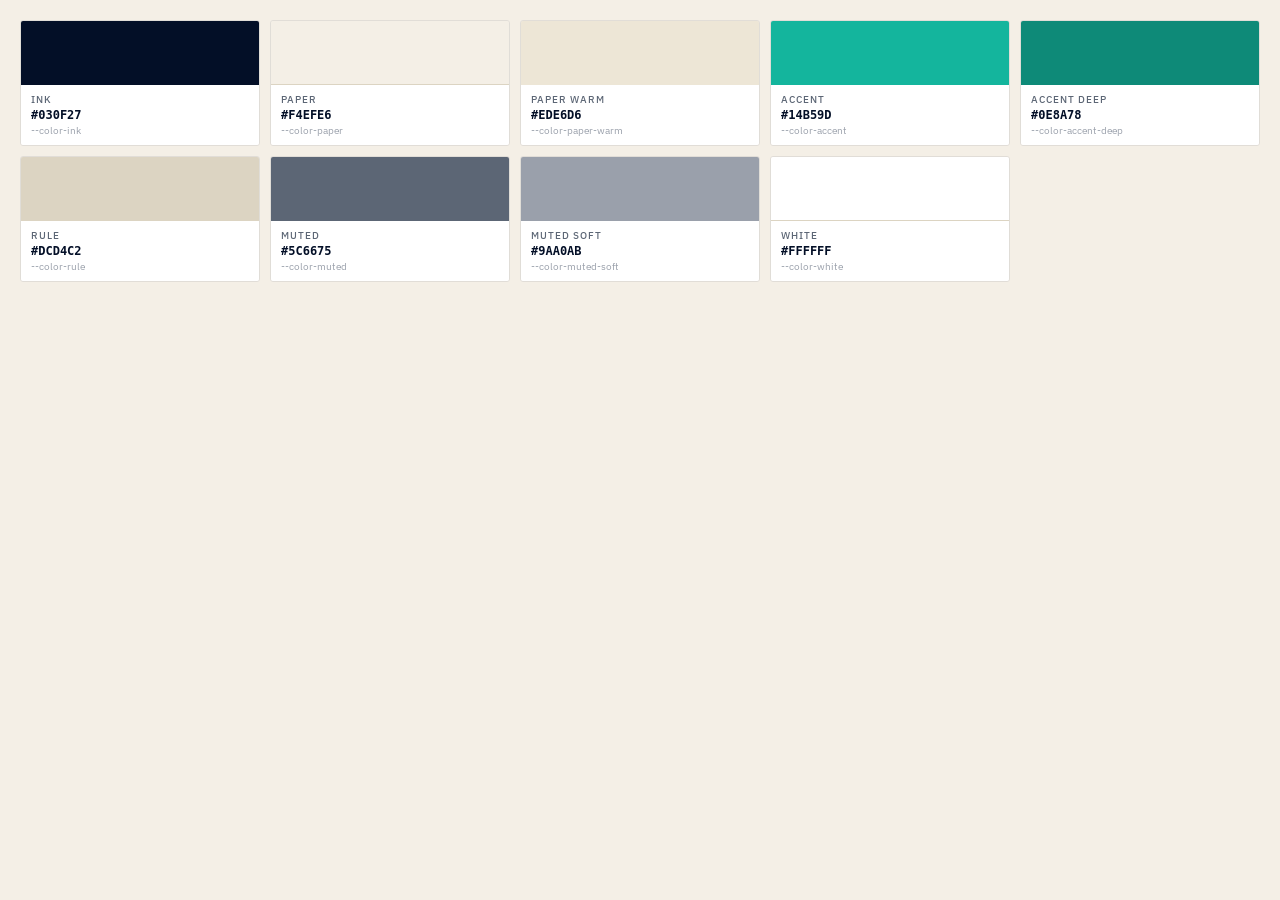
<file: RAMA G7 Design System/preview/colors-base.html>
<!DOCTYPE html><html><head><meta charset="UTF-8">
<style>
  @import url('https://fonts.googleapis.com/css2?family=IBM+Plex+Sans:wght@400;500&display=swap');
  *{box-sizing:border-box;margin:0;padding:0}
  body{background:#F4EFE6;font-family:'IBM Plex Sans',system-ui,sans-serif;padding:20px}
  .grid{display:grid;grid-template-columns:repeat(5,1fr);gap:10px}
  .swatch{border-radius:3px;overflow:hidden;border:1px solid rgba(3,15,39,0.08)}
  .swatch-color{height:64px}
  .swatch-info{padding:8px 10px;background:#fff}
  .swatch-name{font-size:10px;font-weight:500;letter-spacing:0.1em;text-transform:uppercase;color:#5C6675;margin-bottom:2px}
  .swatch-hex{font-size:12px;font-weight:600;color:#030F27;font-family:monospace}
  .swatch-label{font-size:10px;color:#9AA0AB;margin-top:2px}
</style></head><body>
<div class="grid">
  <div class="swatch"><div class="swatch-color" style="background:#030F27"></div><div class="swatch-info"><div class="swatch-name">Ink</div><div class="swatch-hex">#030F27</div><div class="swatch-label">--color-ink</div></div></div>
  <div class="swatch"><div class="swatch-color" style="background:#F4EFE6;border-bottom:1px solid #DCD4C2"></div><div class="swatch-info"><div class="swatch-name">Paper</div><div class="swatch-hex">#F4EFE6</div><div class="swatch-label">--color-paper</div></div></div>
  <div class="swatch"><div class="swatch-color" style="background:#EDE6D6"></div><div class="swatch-info"><div class="swatch-name">Paper Warm</div><div class="swatch-hex">#EDE6D6</div><div class="swatch-label">--color-paper-warm</div></div></div>
  <div class="swatch"><div class="swatch-color" style="background:#14B59D"></div><div class="swatch-info"><div class="swatch-name">Accent</div><div class="swatch-hex">#14B59D</div><div class="swatch-label">--color-accent</div></div></div>
  <div class="swatch"><div class="swatch-color" style="background:#0E8A78"></div><div class="swatch-info"><div class="swatch-name">Accent Deep</div><div class="swatch-hex">#0E8A78</div><div class="swatch-label">--color-accent-deep</div></div></div>
  <div class="swatch"><div class="swatch-color" style="background:#DCD4C2"></div><div class="swatch-info"><div class="swatch-name">Rule</div><div class="swatch-hex">#DCD4C2</div><div class="swatch-label">--color-rule</div></div></div>
  <div class="swatch"><div class="swatch-color" style="background:#5C6675"></div><div class="swatch-info"><div class="swatch-name">Muted</div><div class="swatch-hex">#5C6675</div><div class="swatch-label">--color-muted</div></div></div>
  <div class="swatch"><div class="swatch-color" style="background:#9AA0AB"></div><div class="swatch-info"><div class="swatch-name">Muted Soft</div><div class="swatch-hex">#9AA0AB</div><div class="swatch-label">--color-muted-soft</div></div></div>
  <div class="swatch"><div class="swatch-color" style="background:#FFFFFF;border-bottom:1px solid #DCD4C2"></div><div class="swatch-info"><div class="swatch-name">White</div><div class="swatch-hex">#FFFFFF</div><div class="swatch-label">--color-white</div></div></div>
</div>
</body></html>
</file>
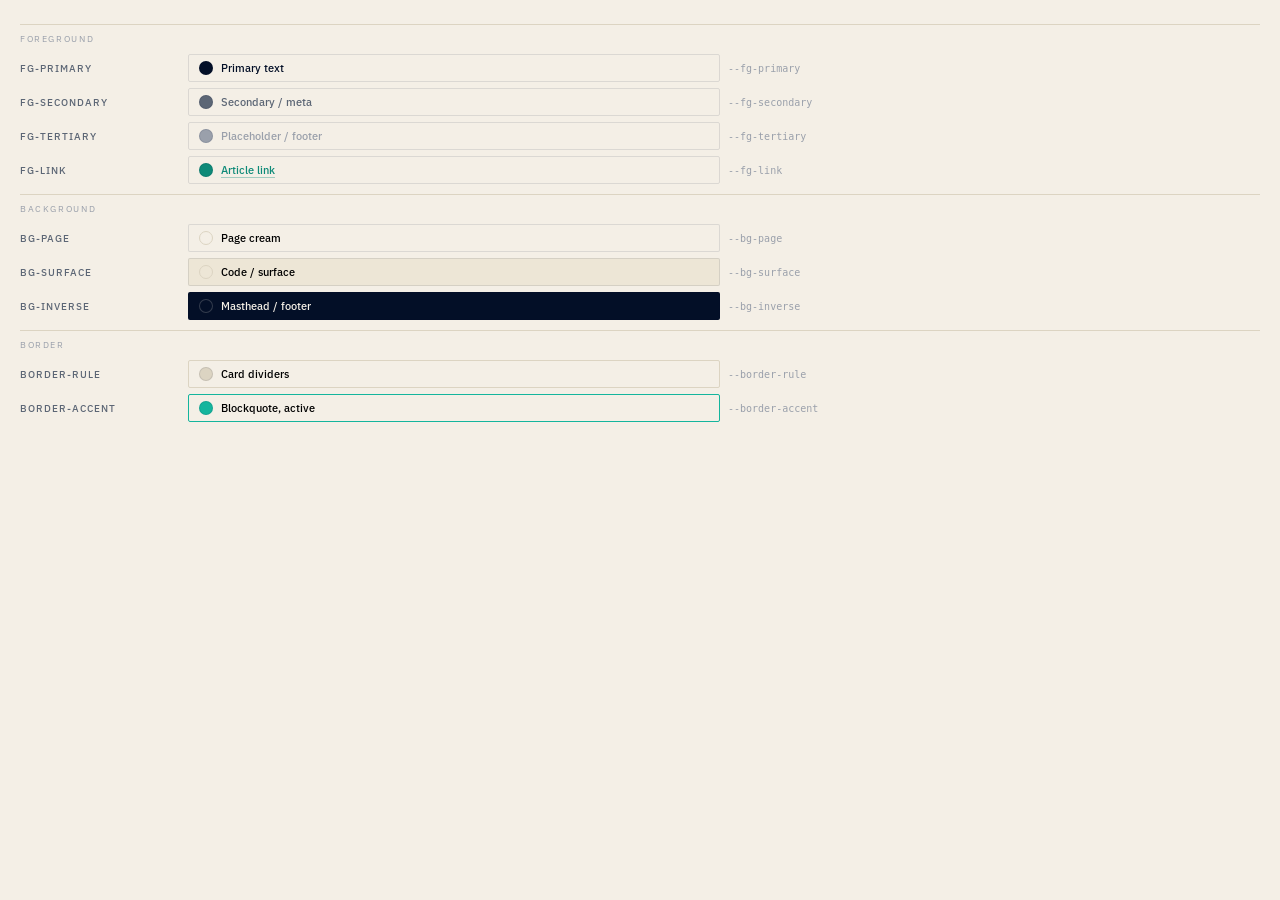
<file: RAMA G7 Design System/preview/colors-semantic.html>
<!DOCTYPE html><html><head><meta charset="UTF-8">
<style>
  @import url('https://fonts.googleapis.com/css2?family=IBM+Plex+Sans:wght@400;500;600&display=swap');
  *{box-sizing:border-box;margin:0;padding:0}
  body{background:#F4EFE6;font-family:'IBM Plex Sans',system-ui,sans-serif;padding:20px}
  .rows{display:flex;flex-direction:column;gap:6px}
  .row{display:grid;grid-template-columns:160px 1fr 1fr;gap:8px;align-items:center}
  .role{font-size:10px;font-weight:500;letter-spacing:0.1em;text-transform:uppercase;color:#5C6675}
  .chip{height:28px;border-radius:2px;border:1px solid rgba(3,15,39,0.1);display:flex;align-items:center;padding:0 10px;font-size:11px;font-weight:500;gap:8px}
  .dot{width:14px;height:14px;border-radius:50%;flex-shrink:0;border:1px solid rgba(3,15,39,0.1)}
  .token{font-size:10px;color:#9AA0AB;font-family:monospace}
  .section-label{font-size:9px;letter-spacing:0.18em;text-transform:uppercase;color:#9AA0AB;padding:8px 0 4px;border-top:1px solid #DCD4C2;margin-top:4px}
</style></head><body>
<div class="rows">
  <div class="section-label">Foreground</div>
  <div class="row"><span class="role">fg-primary</span><div class="chip"><div class="dot" style="background:#030F27"></div><span style="color:#030F27">Primary text</span></div><span class="token">--fg-primary</span></div>
  <div class="row"><span class="role">fg-secondary</span><div class="chip"><div class="dot" style="background:#5C6675"></div><span style="color:#5C6675">Secondary / meta</span></div><span class="token">--fg-secondary</span></div>
  <div class="row"><span class="role">fg-tertiary</span><div class="chip"><div class="dot" style="background:#9AA0AB"></div><span style="color:#9AA0AB">Placeholder / footer</span></div><span class="token">--fg-tertiary</span></div>
  <div class="row"><span class="role">fg-link</span><div class="chip"><div class="dot" style="background:#0E8A78"></div><span style="color:#0E8A78;border-bottom:1px solid rgba(14,138,120,0.35)">Article link</span></div><span class="token">--fg-link</span></div>
  <div class="section-label">Background</div>
  <div class="row"><span class="role">bg-page</span><div class="chip" style="background:#F4EFE6"><div class="dot" style="background:#F4EFE6;border:1px solid #DCD4C2"></div>Page cream</div><span class="token">--bg-page</span></div>
  <div class="row"><span class="role">bg-surface</span><div class="chip" style="background:#EDE6D6"><div class="dot" style="background:#EDE6D6;border:1px solid #DCD4C2"></div>Code / surface</div><span class="token">--bg-surface</span></div>
  <div class="row"><span class="role">bg-inverse</span><div class="chip" style="background:#030F27;color:#F4EFE6"><div class="dot" style="background:#030F27;border:1px solid rgba(244,239,230,0.2)"></div>Masthead / footer</div><span class="token">--bg-inverse</span></div>
  <div class="section-label">Border</div>
  <div class="row"><span class="role">border-rule</span><div class="chip" style="border-color:#DCD4C2"><div class="dot" style="background:#DCD4C2"></div>Card dividers</div><span class="token">--border-rule</span></div>
  <div class="row"><span class="role">border-accent</span><div class="chip" style="border-color:#14B59D"><div class="dot" style="background:#14B59D"></div>Blockquote, active</div><span class="token">--border-accent</span></div>
</div>
</body></html>
</file>
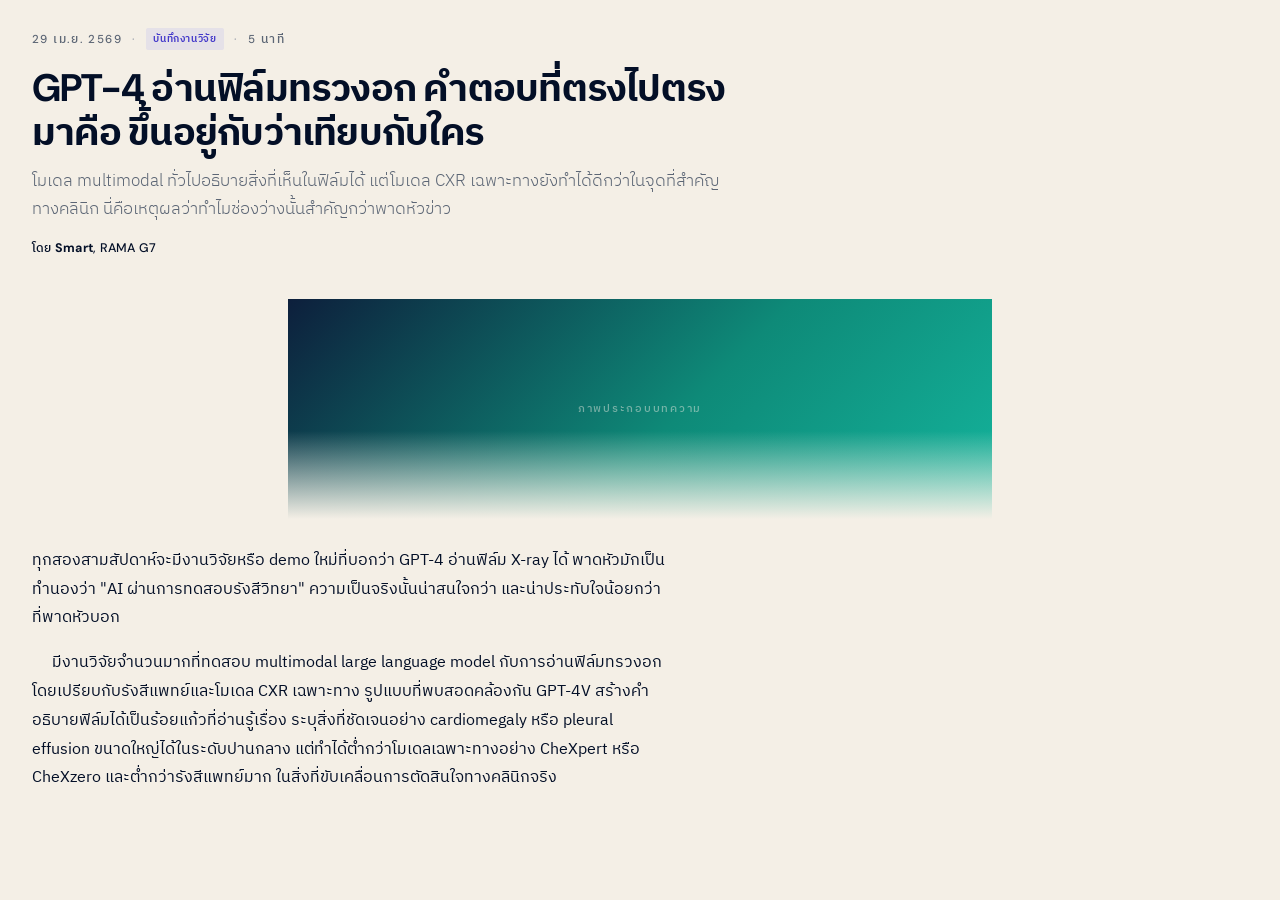
<file: RAMA G7 Design System/preview/components-article.html>
<!DOCTYPE html><html><head><meta charset="UTF-8">
<link href="https://fonts.googleapis.com/css2?family=DM+Sans:ital,opsz,wght@0,9..40,300;0,9..40,400;0,9..40,500;0,9..40,600;0,9..40,700;1,9..40,300;1,9..40,400&family=IBM+Plex+Sans+Thai:wght@300;400;500&family=Space+Grotesk:wght@500;700&family=IBM+Plex+Mono&display=swap" rel="stylesheet">
<style>
  *{box-sizing:border-box;margin:0;padding:0}
  body{background:#F4EFE6;padding:28px 32px;font-family:'DM Sans','IBM Plex Sans Thai',system-ui,sans-serif}
  .article-header{max-width:64ch;padding-bottom:20px;margin-bottom:20px}
  .article-meta{font-size:0.72rem;letter-spacing:0.12em;text-transform:uppercase;color:#5C6675;margin-bottom:16px;display:flex;flex-wrap:wrap;gap:10px;align-items:center;font-weight:500}
  .dot{color:#9AA0AB}
  .tag{font-size:0.65rem;font-weight:600;letter-spacing:0.06em;text-transform:uppercase;padding:2px 7px;border-radius:2px;background:rgba(99,102,241,0.1);color:#4338ca}
  .article-title{font-size:clamp(1.6rem,3vw,2.4rem);font-weight:700;line-height:1.15;margin-bottom:14px;color:#030F27;letter-spacing:-0.02em;font-family:'DM Sans','IBM Plex Sans Thai',system-ui,sans-serif}
  .article-lede{font-size:1.05rem;line-height:1.65;color:#5C6675;font-weight:300;margin-bottom:0;font-family:'IBM Plex Sans Thai','DM Sans',system-ui,sans-serif}
  .article-byline{font-size:0.78rem;color:#030F27;margin-top:14px;margin-bottom:0;font-weight:500;letter-spacing:0.02em}
  .article-byline strong{font-weight:700}
  .article-banner{width:100%;max-width:64ch;height:220px;margin:0 auto 28px;overflow:hidden;position:relative;display:flex;align-items:center;justify-content:center}
  .banner-inner{width:100%;height:100%;background:linear-gradient(135deg,#0d1f3c 0%,#0E8A78 55%,#14B59D 100%);display:flex;align-items:center;justify-content:center}
  .banner-label{font-size:0.68rem;letter-spacing:0.16em;text-transform:uppercase;color:rgba(244,239,230,0.45);font-weight:500}
  .banner-overlay{position:absolute;inset:0;background:linear-gradient(to bottom,transparent 60%,#F4EFE6 100%)}
  .body-text{max-width:64ch;font-size:1rem;line-height:1.8;color:#030F27;font-family:'IBM Plex Sans Thai','DM Sans',system-ui,sans-serif}
  .body-text p{margin-bottom:16px}
  .body-text p+p{text-indent:1.25em;margin-top:0}
</style></head><body>
<div class="article-header">
  <div class="article-meta">
    <span>29 เม.ย. 2569</span><span class="dot">·</span>
    <span class="tag">บันทึกงานวิจัย</span>
    <span class="dot">·</span>
    <span>5 นาที</span>
  </div>
  <h1 class="article-title">GPT-4 อ่านฟิล์มทรวงอก คำตอบที่ตรงไปตรงมาคือ ขึ้นอยู่กับว่าเทียบกับใคร</h1>
  <p class="article-lede">โมเดล multimodal ทั่วไปอธิบายสิ่งที่เห็นในฟิล์มได้ แต่โมเดล CXR เฉพาะทางยังทำได้ดีกว่าในจุดที่สำคัญทางคลินิก นี่คือเหตุผลว่าทำไมช่องว่างนั้นสำคัญกว่าพาดหัวข่าว</p>
  <p class="article-byline">โดย <strong>Smart</strong>, RAMA G7</p>
</div>

<div class="article-banner">
  <div class="banner-inner">
    <span class="banner-label">ภาพประกอบบทความ</span>
  </div>
  <div class="banner-overlay"></div>
</div>

<div class="body-text">
  <p>ทุกสองสามสัปดาห์จะมีงานวิจัยหรือ demo ใหม่ที่บอกว่า GPT-4 อ่านฟิล์ม X-ray ได้ พาดหัวมักเป็นทำนองว่า "AI ผ่านการทดสอบรังสีวิทยา" ความเป็นจริงนั้นน่าสนใจกว่า และน่าประทับใจน้อยกว่า ที่พาดหัวบอก</p>
  <p>มีงานวิจัยจำนวนมากที่ทดสอบ multimodal large language model กับการอ่านฟิล์มทรวงอก โดยเปรียบกับรังสีแพทย์และโมเดล CXR เฉพาะทาง รูปแบบที่พบสอดคล้องกัน GPT-4V สร้างคำอธิบายฟิล์มได้เป็นร้อยแก้วที่อ่านรู้เรื่อง ระบุสิ่งที่ชัดเจนอย่าง cardiomegaly หรือ pleural effusion ขนาดใหญ่ได้ในระดับปานกลาง แต่ทำได้ต่ำกว่าโมเดลเฉพาะทางอย่าง CheXpert หรือ CheXzero และต่ำกว่ารังสีแพทย์มาก ในสิ่งที่ขับเคลื่อนการตัดสินใจทางคลินิกจริง</p>
</div>
</body></html>
</file>
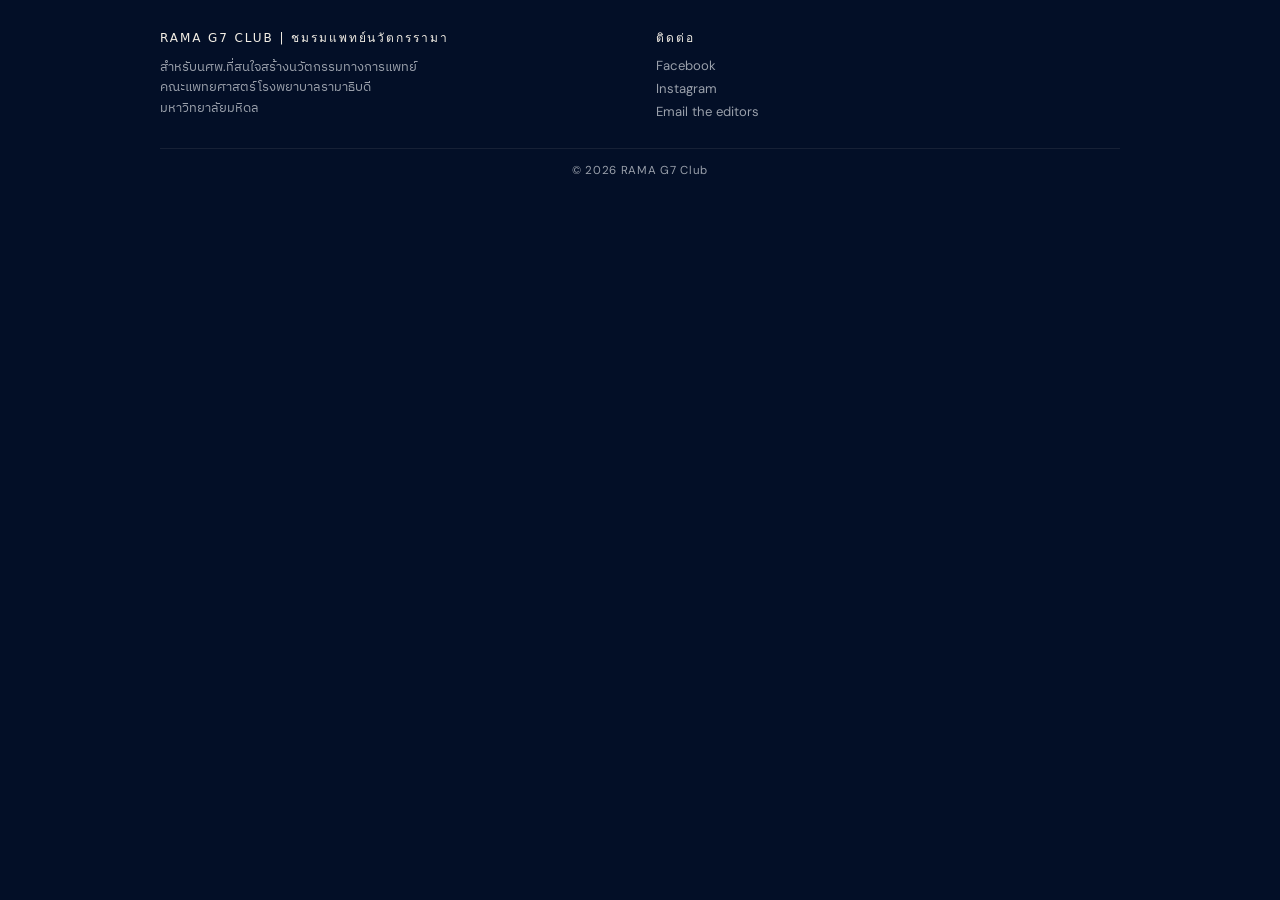
<file: RAMA G7 Design System/preview/components-footer.html>
<!DOCTYPE html><html><head><meta charset="UTF-8">
<link href="https://fonts.googleapis.com/css2?family=DM+Sans:wght@400;500;600&family=IBM+Plex+Sans+Thai:wght@300;400;500&display=swap" rel="stylesheet">
<style>
  *{box-sizing:border-box;margin:0;padding:0}
  body{background:#030F27;font-family:'DM Sans','IBM Plex Sans Thai',system-ui,sans-serif}
  footer{color:#9AA0AB;padding:28px 28px 20px;font-size:0.85rem}
  .inner{max-width:960px;margin:0 auto;display:grid;grid-template-columns:1fr 1fr;gap:32px;align-items:start}
  h4{font-family:'IBM Plex Sans',system-ui,sans-serif;font-size:0.75rem;letter-spacing:0.16em;text-transform:uppercase;color:#F4EFE6;font-weight:500;margin-bottom:10px}
  p{color:#9AA0AB;font-size:0.82rem;line-height:1.55;margin-bottom:10px}
  a{color:#9AA0AB;text-decoration:none;display:block;margin-bottom:6px;font-size:0.82rem}
  a:hover{color:#14B59D}
  .meta{margin-top:20px;padding-top:14px;border-top:1px solid rgba(244,239,230,0.08);font-size:0.72rem;letter-spacing:0.06em;text-align:center;color:#9AA0AB;max-width:960px;margin-left:auto;margin-right:auto}
</style></head><body>
<footer>
  <div class="inner">
    <div>
      <h4>RAMA G7 Club | ชมรมแพทย์นวัตกรรามา</h4>
      <p>สำหรับนศพ.ที่สนใจสร้างนวัตกรรมทางการแพทย์<br>คณะแพทยศาสตร์โรงพยาบาลรามาธิบดี<br>มหาวิทยาลัยมหิดล</p>
    </div>
    <div>
      <h4>ติดต่อ</h4>
      <a href="#">Facebook</a>
      <a href="#">Instagram</a>
      <a href="#">Email the editors</a>
    </div>
  </div>
  <div class="meta">© 2026 RAMA G7 Club</div>
</footer>
</body></html>
</file>
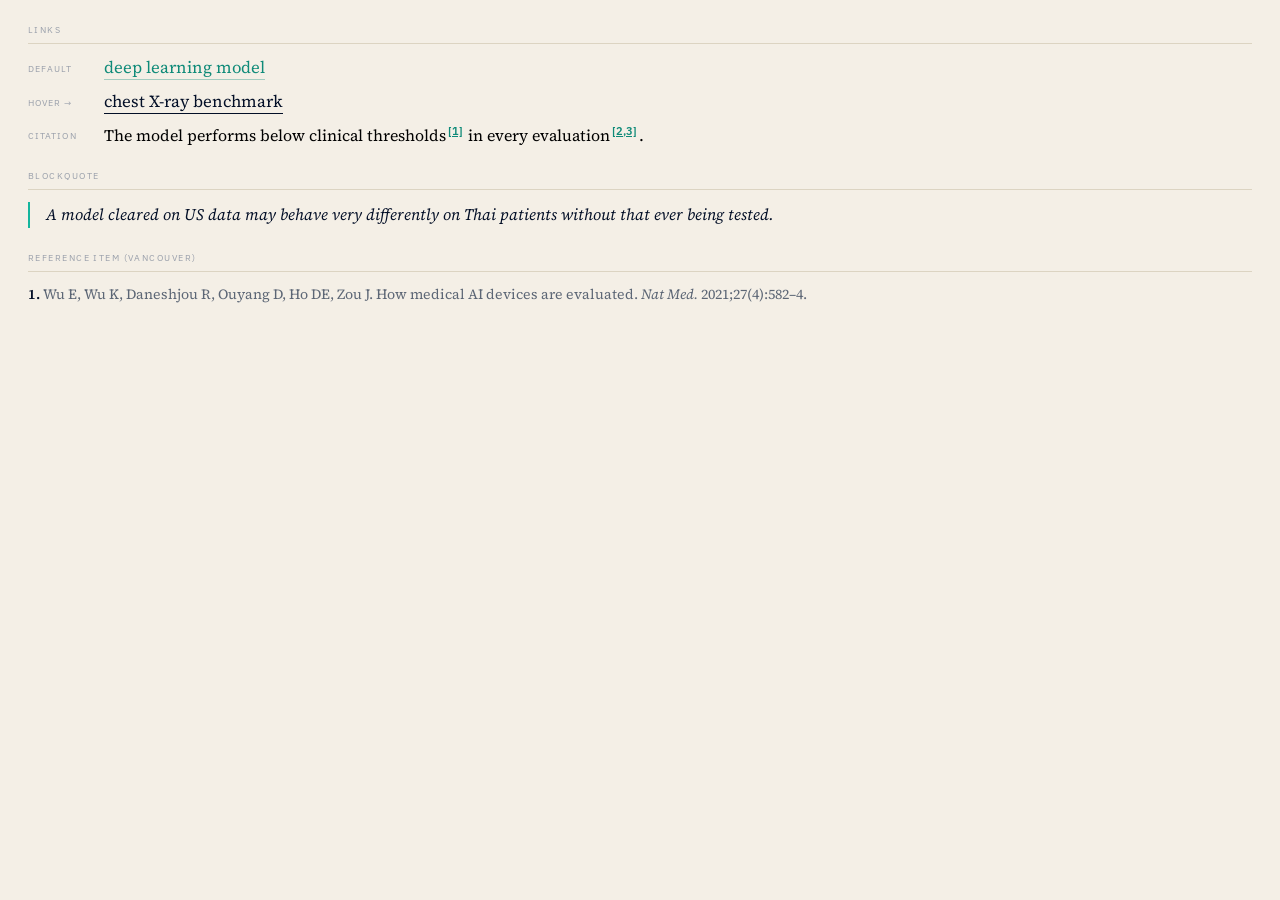
<file: RAMA G7 Design System/preview/components-links.html>
<!DOCTYPE html><html><head><meta charset="UTF-8">
<link href="https://fonts.googleapis.com/css2?family=Source+Serif+4:opsz,wght@8..60,400;8..60,600&family=IBM+Plex+Sans:wght@400;500;600&display=swap" rel="stylesheet">
<style>
  *{box-sizing:border-box;margin:0;padding:0}
  body{background:#F4EFE6;padding:24px 28px;font-family:'IBM Plex Sans',system-ui,sans-serif}
  .section{margin-bottom:24px}
  .section-title{font-size:9px;letter-spacing:0.16em;text-transform:uppercase;color:#9AA0AB;margin-bottom:12px;padding-bottom:8px;border-bottom:1px solid #DCD4C2}
  .row{display:flex;align-items:center;gap:16px;margin-bottom:10px}
  a.link{font-family:'Source Serif 4',Georgia,serif;font-size:1.05rem;color:#0E8A78;text-decoration:none;border-bottom:1px solid rgba(14,138,120,0.35)}
  a.link:hover{color:#030F27;border-bottom-color:#030F27}
  .cite-link{font-size:0.7em;vertical-align:super;line-height:0}
  .cite-link a{border-bottom:0;color:#0E8A78;font-weight:600;font-family:'IBM Plex Sans',system-ui,sans-serif;padding:0 0.15em}
  .ref{font-family:'Source Serif 4',Georgia,serif;font-size:0.88rem;color:#5C6675;line-height:1.55}
  .ref strong{color:#030F27;font-weight:600}
  .blockquote{margin:0;padding-left:16px;border-left:2px solid #14B59D;font-style:italic;font-family:'Source Serif 4',Georgia,serif;font-size:1rem;color:#030F27;line-height:1.6}
  .state-label{font-size:9px;letter-spacing:0.12em;text-transform:uppercase;color:#9AA0AB;width:60px;flex-shrink:0}
</style></head><body>
<div class="section">
  <div class="section-title">Links</div>
  <div class="row"><span class="state-label">Default</span><a class="link" href="#">deep learning model</a></div>
  <div class="row"><span class="state-label">Hover →</span><a class="link" href="#" style="color:#030F27;border-bottom-color:#030F27">chest X-ray benchmark</a></div>
  <div class="row"><span class="state-label">Citation</span><span style="font-family:'Source Serif 4',Georgia,serif;font-size:1rem">The model performs below clinical thresholds<span class="cite-link"><a href="#">[1]</a></span> in every evaluation<span class="cite-link"><a href="#">[2,3]</a></span>.</span></div>
</div>
<div class="section">
  <div class="section-title">Blockquote</div>
  <blockquote class="blockquote">A model cleared on US data may behave very differently on Thai patients without that ever being tested.</blockquote>
</div>
<div class="section">
  <div class="section-title">Reference item (Vancouver)</div>
  <div class="ref"><strong>1.</strong> Wu E, Wu K, Daneshjou R, Ouyang D, Ho DE, Zou J. How medical AI devices are evaluated. <em>Nat Med.</em> 2021;27(4):582–4.</div>
</div>
</body></html>
</file>
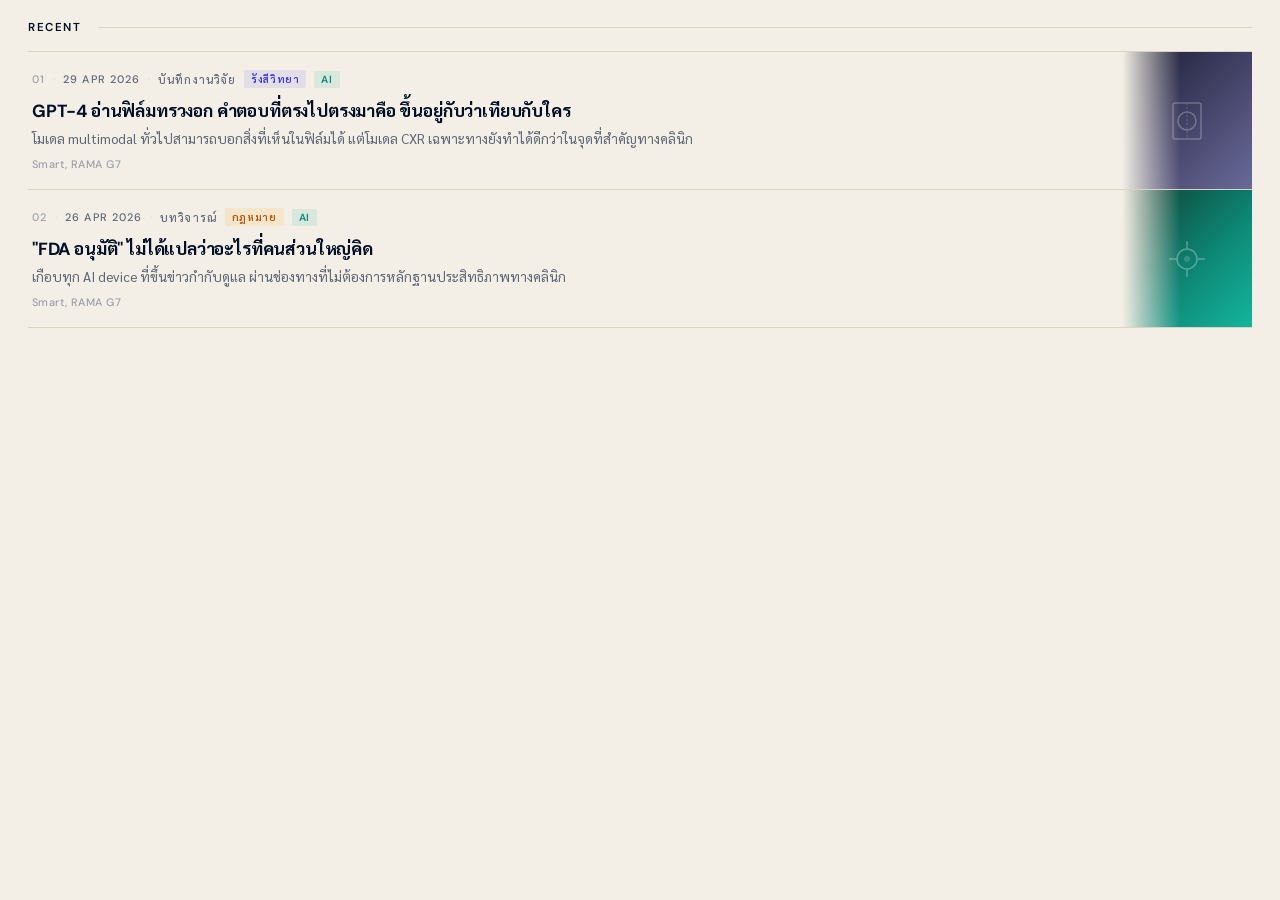
<file: RAMA G7 Design System/preview/components-postcard.html>
<!DOCTYPE html><html><head><meta charset="UTF-8">
<link href="https://fonts.googleapis.com/css2?family=DM+Sans:opsz,wght@9..40,400;9..40,500;9..40,600;9..40,700&family=Sarabun:wght@400;500;600&display=swap" rel="stylesheet">
<style>
  *{box-sizing:border-box;margin:0;padding:0}
  body{background:#F4EFE6;padding:20px 28px;font-family:'DM Sans','Sarabun',system-ui,sans-serif}
  .section-rule{display:flex;align-items:center;gap:16px;margin-bottom:16px}
  .section-rule .label{font-size:0.72rem;font-weight:600;letter-spacing:0.14em;text-transform:uppercase;color:#030F27}
  .section-rule .line{flex:1;height:1px;background:#DCD4C2}
  .post-list{display:flex;flex-direction:column}
  .post-card{display:grid;grid-template-columns:1fr 130px;gap:0;border-top:1px solid #DCD4C2;text-decoration:none;color:#030F27;transition:background 160ms ease;background:transparent;position:relative;overflow:hidden}
  .post-card:last-child{border-bottom:1px solid #DCD4C2}
  .post-card:hover{background:rgba(20,181,157,0.04)}
  .post-card:hover .post-title{color:#0E8A78}
  .card-content{padding:18px 16px 18px 4px;display:flex;flex-direction:column;gap:0;min-width:0;overflow:hidden}
  .top-row{display:flex;align-items:center;gap:8px;margin-bottom:12px;flex-wrap:wrap}
  .num{font-size:0.68rem;letter-spacing:0.1em;color:#9AA0AB;font-weight:500}
  .dot{color:#DCD4C2;font-size:0.7rem}
  .meta{font-size:0.68rem;letter-spacing:0.1em;text-transform:uppercase;color:#5C6675;font-weight:500}
  .tag{font-size:0.65rem;font-weight:600;letter-spacing:0.06em;text-transform:uppercase;padding:2px 7px;border-radius:2px}
  .tag-radio{background:rgba(99,102,241,0.12);color:#4338ca}
  .tag-ai{background:rgba(20,181,157,0.12);color:#0E8A78}
  .tag-reg{background:rgba(245,158,11,0.12);color:#b45309}
  .post-title{font-size:1.1rem;font-weight:700;line-height:1.25;margin-bottom:6px;color:#030F27;letter-spacing:-0.01em;transition:color 120ms ease}
  .post-summary{color:#5C6675;font-size:0.85rem;line-height:1.55;font-family:'Sarabun',system-ui,sans-serif}
  .post-author{font-size:0.68rem;color:#9AA0AB;margin-top:8px;font-weight:500;letter-spacing:0.04em}
  .card-thumb{position:relative;overflow:hidden}
  .card-thumb-img{width:100%;height:100%;object-fit:cover;display:block}
  .card-thumb-grad{position:absolute;inset:0;background:linear-gradient(to right, #F4EFE6 0%, transparent 45%)}
  /* Placeholder gradient thumbs */
  .thumb-xray{background:linear-gradient(135deg,#1a1a2e 0%,#3a3a5c 40%,#6a6a9a 100%)}
  .thumb-ai{background:linear-gradient(135deg,#0d3b2e 0%,#0E8A78 60%,#14B59D 100%)}
</style></head><body>
<div class="section-rule"><span class="label">Recent</span><span class="line"></span></div>
<div class="post-list">

  <a class="post-card" href="#">
    <div class="card-content">
      <div class="top-row">
        <span class="num">01</span><span class="dot">·</span>
        <span class="meta">29 Apr 2026</span><span class="dot">·</span>
        <span class="meta">บันทึกงานวิจัย</span>
        <span class="tag tag-radio">รังสีวิทยา</span>
        <span class="tag tag-ai">AI</span>
      </div>
      <div class="post-title">GPT-4 อ่านฟิล์มทรวงอก คำตอบที่ตรงไปตรงมาคือ ขึ้นอยู่กับว่าเทียบกับใคร</div>
      <div class="post-summary">โมเดล multimodal ทั่วไปสามารถบอกสิ่งที่เห็นในฟิล์มได้ แต่โมเดล CXR เฉพาะทางยังทำได้ดีกว่าในจุดที่สำคัญทางคลินิก</div>
      <div class="post-author">Smart, RAMA G7</div>
    </div>
    <div class="card-thumb">
      <div class="card-thumb-img thumb-xray" style="height:100%;min-height:120px;display:flex;align-items:center;justify-content:center">
        <svg width="44" height="44" viewBox="0 0 44 44" fill="none" xmlns="http://www.w3.org/2000/svg" style="opacity:0.25"><rect x="8" y="4" width="28" height="36" rx="2" stroke="white" stroke-width="1.5"/><circle cx="22" cy="22" r="9" stroke="white" stroke-width="1.5"/><line x1="22" y1="4" x2="22" y2="40" stroke="white" stroke-width="0.75" stroke-dasharray="2 2"/></svg>
      </div>
      <div class="card-thumb-grad"></div>
    </div>
  </a>

  <a class="post-card" href="#">
    <div class="card-content">
      <div class="top-row">
        <span class="num">02</span><span class="dot">·</span>
        <span class="meta">26 Apr 2026</span><span class="dot">·</span>
        <span class="meta">บทวิจารณ์</span>
        <span class="tag tag-reg">กฎหมาย</span>
        <span class="tag tag-ai">AI</span>
      </div>
      <div class="post-title">"FDA อนุมัติ" ไม่ได้แปลว่าอะไรที่คนส่วนใหญ่คิด</div>
      <div class="post-summary">เกือบทุก AI device ที่ขึ้นข่าวกำกับดูแล ผ่านช่องทางที่ไม่ต้องการหลักฐานประสิทธิภาพทางคลินิก</div>
      <div class="post-author">Smart, RAMA G7</div>
    </div>
    <div class="card-thumb">
      <div class="card-thumb-img thumb-ai" style="height:100%;min-height:120px;display:flex;align-items:center;justify-content:center">
        <svg width="44" height="44" viewBox="0 0 44 44" fill="none" xmlns="http://www.w3.org/2000/svg" style="opacity:0.3"><circle cx="22" cy="22" r="10" stroke="white" stroke-width="1.5"/><circle cx="22" cy="22" r="3" fill="white" fill-opacity="0.5"/><line x1="22" y1="4" x2="22" y2="12" stroke="white" stroke-width="1.5"/><line x1="22" y1="32" x2="22" y2="40" stroke="white" stroke-width="1.5"/><line x1="4" y1="22" x2="12" y2="22" stroke="white" stroke-width="1.5"/><line x1="32" y1="22" x2="40" y2="22" stroke="white" stroke-width="1.5"/></svg>
      </div>
      <div class="card-thumb-grad"></div>
    </div>
  </a>

</div>
</body></html>
</file>
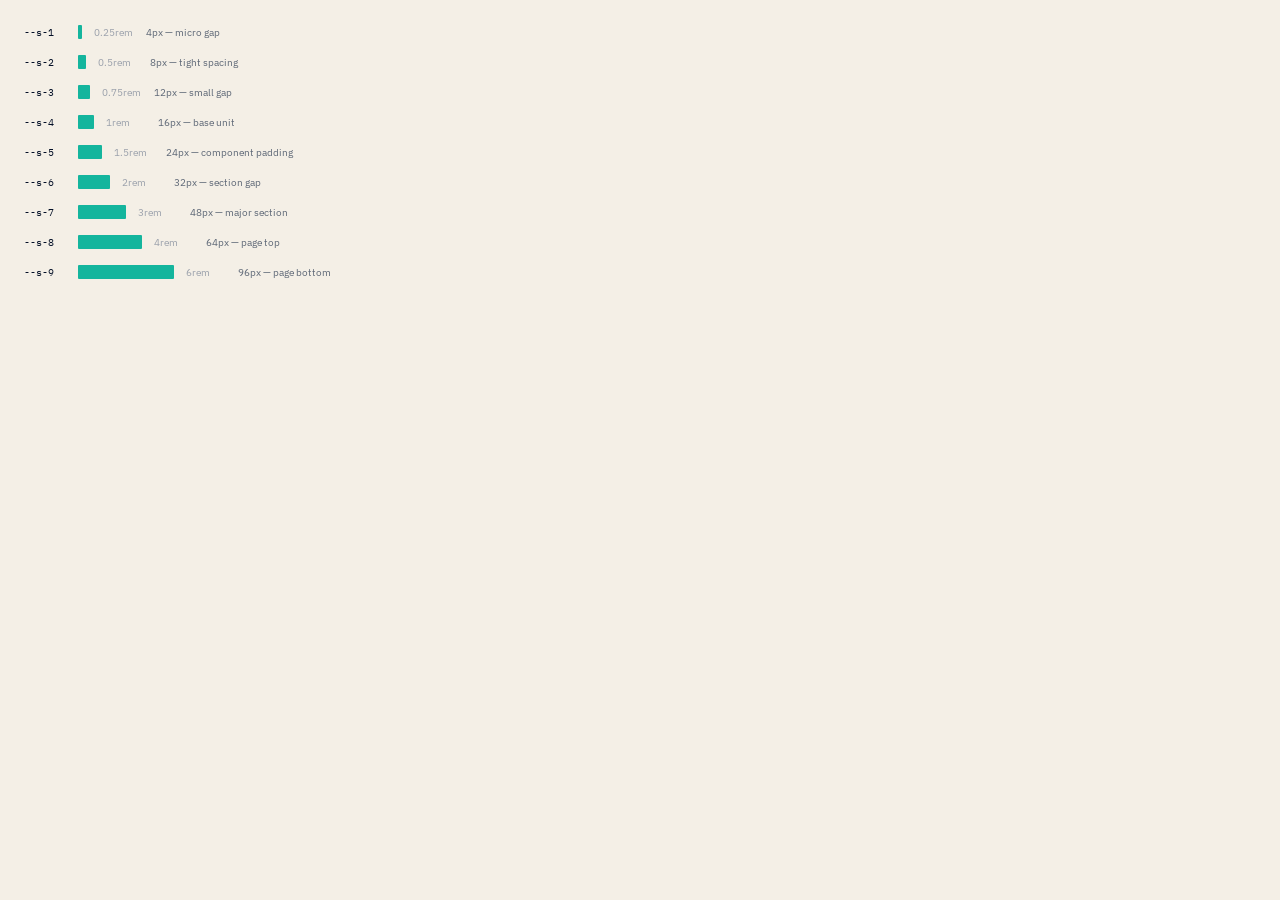
<file: RAMA G7 Design System/preview/spacing-tokens.html>
<!DOCTYPE html><html><head><meta charset="UTF-8">
<link href="https://fonts.googleapis.com/css2?family=IBM+Plex+Sans:wght@400;500&family=IBM+Plex+Mono&display=swap" rel="stylesheet">
<style>
  *{box-sizing:border-box;margin:0;padding:0}
  body{background:#F4EFE6;padding:20px 24px;font-family:'IBM Plex Sans',system-ui,sans-serif}
  .rows{display:flex;flex-direction:column;gap:6px}
  .row{display:flex;align-items:center;gap:12px;height:24px}
  .bar{background:#14B59D;height:14px;border-radius:1px;flex-shrink:0}
  .token{font-family:'IBM Plex Mono',monospace;font-size:10px;color:#030F27;width:42px}
  .val{font-size:10px;color:#9AA0AB;width:40px}
  .px{font-size:10px;color:#5C6675}
</style></head><body>
<div class="rows">
  <div class="row"><span class="token">--s-1</span><div class="bar" style="width:4px"></div><span class="val">0.25rem</span><span class="px">4px — micro gap</span></div>
  <div class="row"><span class="token">--s-2</span><div class="bar" style="width:8px"></div><span class="val">0.5rem</span><span class="px">8px — tight spacing</span></div>
  <div class="row"><span class="token">--s-3</span><div class="bar" style="width:12px"></div><span class="val">0.75rem</span><span class="px">12px — small gap</span></div>
  <div class="row"><span class="token">--s-4</span><div class="bar" style="width:16px"></div><span class="val">1rem</span><span class="px">16px — base unit</span></div>
  <div class="row"><span class="token">--s-5</span><div class="bar" style="width:24px"></div><span class="val">1.5rem</span><span class="px">24px — component padding</span></div>
  <div class="row"><span class="token">--s-6</span><div class="bar" style="width:32px"></div><span class="val">2rem</span><span class="px">32px — section gap</span></div>
  <div class="row"><span class="token">--s-7</span><div class="bar" style="width:48px"></div><span class="val">3rem</span><span class="px">48px — major section</span></div>
  <div class="row"><span class="token">--s-8</span><div class="bar" style="width:64px"></div><span class="val">4rem</span><span class="px">64px — page top</span></div>
  <div class="row"><span class="token">--s-9</span><div class="bar" style="width:96px"></div><span class="val">6rem</span><span class="px">96px — page bottom</span></div>
</div>
</body></html>
</file>
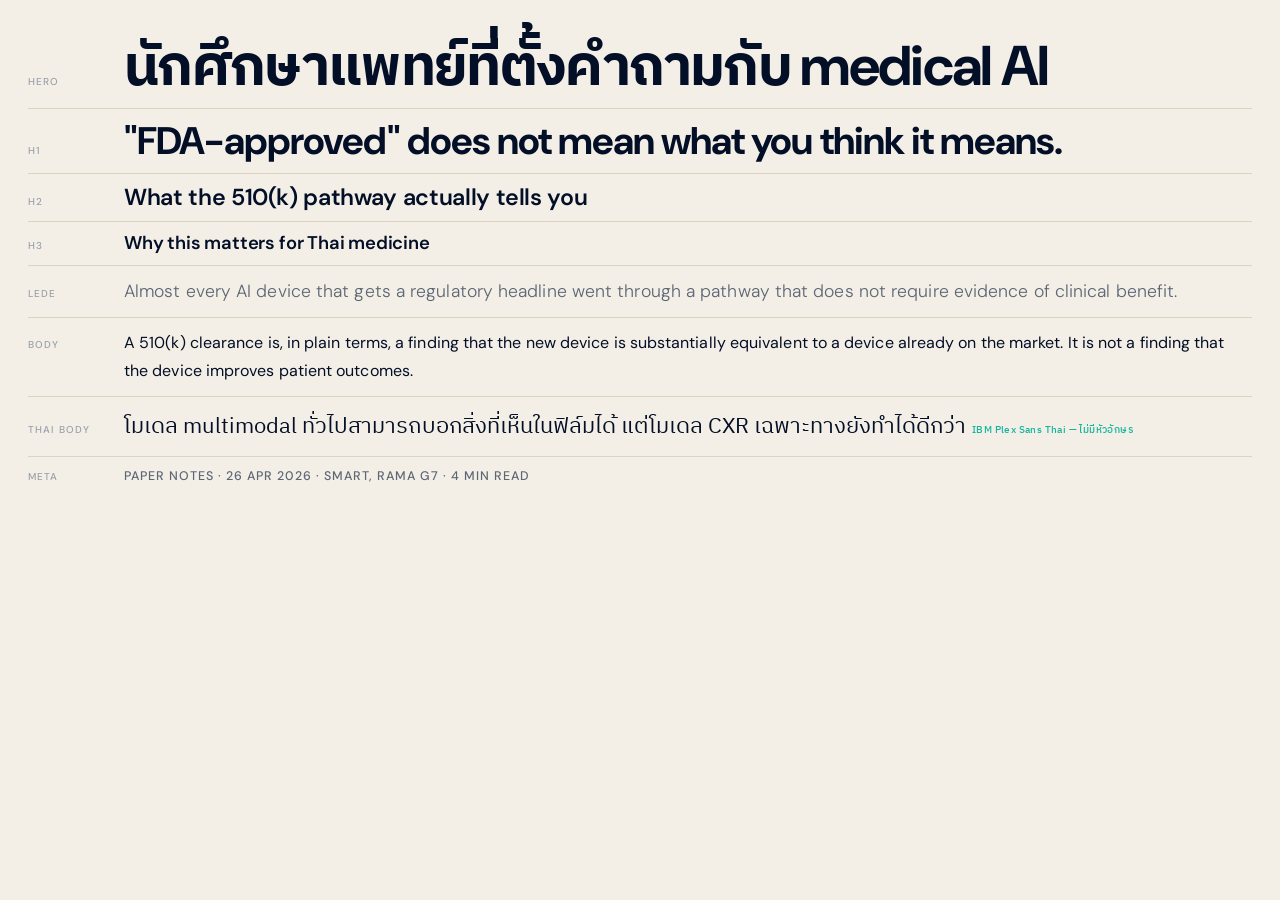
<file: RAMA G7 Design System/preview/type-scale.html>
<!DOCTYPE html><html><head><meta charset="UTF-8">
<link rel="preconnect" href="https://fonts.googleapis.com">
<link rel="preconnect" href="https://fonts.gstatic.com" crossorigin>
<link href="https://fonts.googleapis.com/css2?family=DM+Sans:ital,opsz,wght@0,9..40,300;0,9..40,400;0,9..40,500;0,9..40,600;0,9..40,700;1,9..40,300;1,9..40,400&family=IBM+Plex+Sans+Thai:wght@300;400;500;600;700&family=IBM+Plex+Mono&display=swap" rel="stylesheet">
<style>
  *{box-sizing:border-box;margin:0;padding:0}
  body{background:#F4EFE6;padding:24px 28px;font-family:'DM Sans','IBM Plex Sans Thai',system-ui,sans-serif}
  .row{padding:11px 0;border-bottom:1px solid #DCD4C2;display:flex;align-items:baseline;gap:16px}
  .row:last-child{border-bottom:none}
  .label{font-size:10px;letter-spacing:0.1em;text-transform:uppercase;color:#9AA0AB;width:80px;flex-shrink:0;padding-top:2px;font-weight:500}
  .specimen{color:#030F27;line-height:1.1;font-family:'DM Sans','IBM Plex Sans Thai',system-ui,sans-serif}
  .thai-note{font-family:'IBM Plex Sans Thai',sans-serif;font-size:10px;color:#14B59D;letter-spacing:0.04em;margin-left:6px;font-weight:500}
  .hero  {font-size:clamp(2.2rem,5vw,3.5rem);font-weight:700;letter-spacing:-0.03em}
  .h1    {font-size:clamp(1.7rem,3vw,2.5rem);font-weight:700;letter-spacing:-0.025em}
  .h2    {font-size:1.45rem;font-weight:600;letter-spacing:-0.015em}
  .h3    {font-size:1.15rem;font-weight:600;letter-spacing:-0.01em}
  .lede  {font-size:1.1rem;line-height:1.65;color:#5C6675;font-weight:300;letter-spacing:0.005em}
  .body  {font-size:1rem;line-height:1.75;font-weight:400;letter-spacing:0.005em}
  .meta  {font-size:0.78rem;letter-spacing:0.08em;text-transform:uppercase;color:#5C6675;font-weight:500}
  .thai-compare{display:flex;gap:24px;align-items:baseline;flex-wrap:wrap}
  .loopless{font-family:'IBM Plex Sans Thai',sans-serif;font-size:1.4rem;font-weight:400;color:#030F27}
</style></head><body>
<div class="row"><span class="label">Hero</span><div class="specimen hero">นักศึกษาแพทย์ที่ตั้งคำถามกับ medical AI</div></div>
<div class="row"><span class="label">H1</span><div class="specimen h1">"FDA-approved" does not mean what you think it means.</div></div>
<div class="row"><span class="label">H2</span><div class="specimen h2">What the 510(k) pathway actually tells you</div></div>
<div class="row"><span class="label">H3</span><div class="specimen h3">Why this matters for Thai medicine</div></div>
<div class="row"><span class="label">Lede</span><div class="specimen lede">Almost every AI device that gets a regulatory headline went through a pathway that does not require evidence of clinical benefit.</div></div>
<div class="row"><span class="label">Body</span><div class="specimen body">A 510(k) clearance is, in plain terms, a finding that the new device is substantially equivalent to a device already on the market. It is not a finding that the device improves patient outcomes.</div></div>
<div class="row"><span class="label">Thai body</span><div class="loopless">โมเดล multimodal ทั่วไปสามารถบอกสิ่งที่เห็นในฟิล์มได้ แต่โมเดล CXR เฉพาะทางยังทำได้ดีกว่า<span class="thai-note">IBM Plex Sans Thai — ไม่มีหัวอักษร</span></div></div>
<div class="row"><span class="label">Meta</span><div class="specimen meta">Paper Notes · 26 Apr 2026 · Smart, RAMA G7 · 4 min read</div></div>
</body></html>
</file>
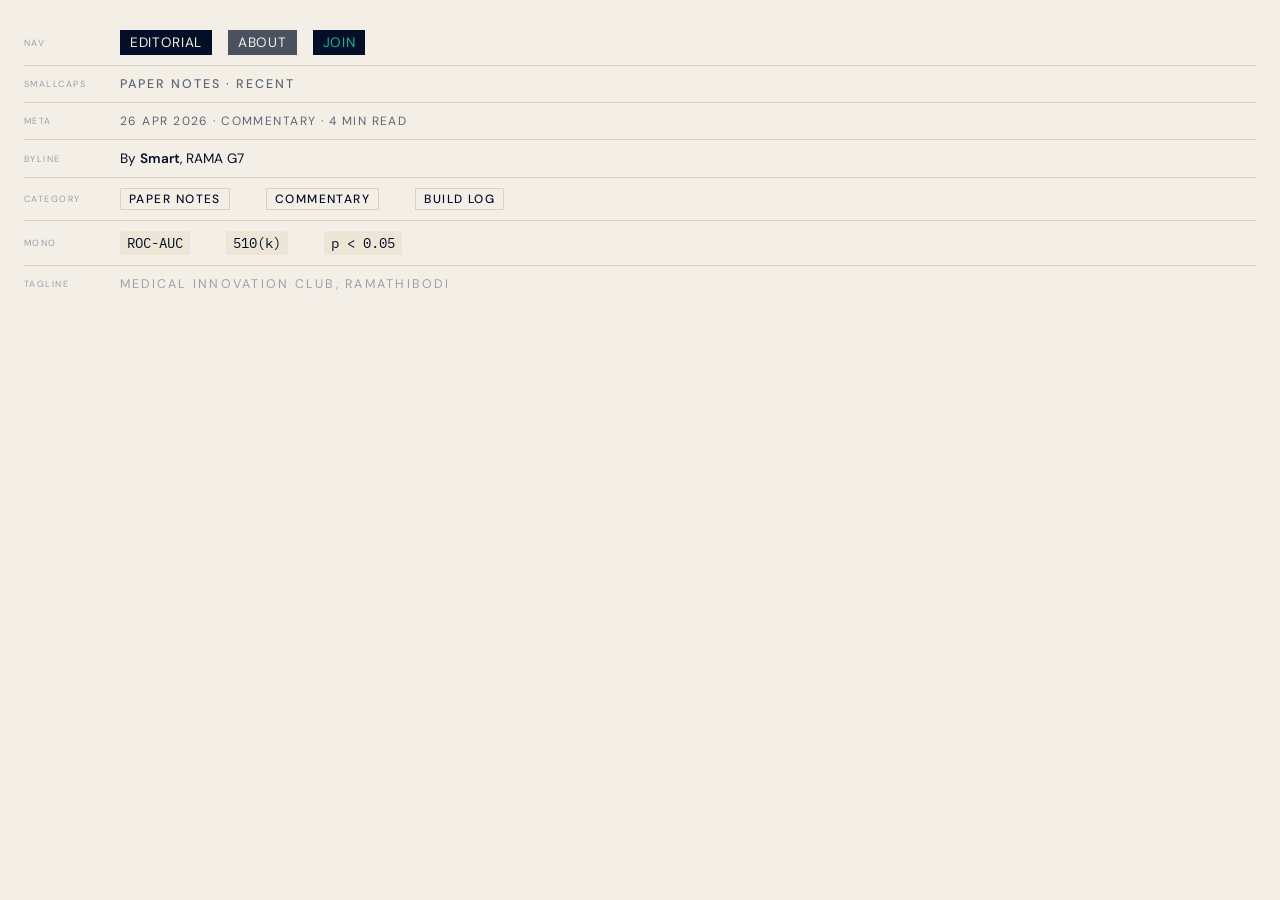
<file: RAMA G7 Design System/preview/type-ui.html>
<!DOCTYPE html><html><head><meta charset="UTF-8">
<link href="https://fonts.googleapis.com/css2?family=DM+Sans:ital,wght@0,400;0,500;0,600;1,400&family=IBM+Plex+Mono&family=Sarabun:ital,wght@0,400;0,500;1,400&display=swap" rel="stylesheet">
<style>
  *{box-sizing:border-box;margin:0;padding:0}
  body{background:#F4EFE6;padding:20px 24px;font-family:'IBM Plex Sans','Sarabun',system-ui,sans-serif}
  .row{padding:10px 0;border-bottom:1px solid #DCD4C2;display:flex;align-items:center;gap:16px}
  .row:last-child{border:none}
  .label{font-size:9px;letter-spacing:0.16em;text-transform:uppercase;color:#9AA0AB;width:80px;flex-shrink:0}
  body{font-family:'DM Sans','Sarabun',system-ui,sans-serif}
  .nav-link{font-size:0.85rem;letter-spacing:0.05em;text-transform:uppercase;color:#F4EFE6;background:#030F27;padding:4px 10px;font-family:'DM Sans','Sarabun',system-ui,sans-serif}
  .nav-link-active{color:#14B59D}
  .smallcaps{font-size:0.78rem;font-weight:500;letter-spacing:0.16em;text-transform:uppercase;color:#5C6675;font-family:'DM Sans','Sarabun',system-ui,sans-serif}
  .meta{font-size:0.75rem;letter-spacing:0.12em;text-transform:uppercase;color:#5C6675;font-family:'DM Sans','Sarabun',system-ui,sans-serif}
  .author{font-size:0.85rem;color:#030F27;font-family:'DM Sans','Sarabun',system-ui,sans-serif}
  .author strong{font-weight:600}
  .mono{font-family:'IBM Plex Mono',monospace;font-size:0.88rem;background:#EDE6D6;padding:3px 7px;border-radius:2px;color:#030F27}
  .tag{font-family:'DM Sans','Sarabun',system-ui,sans-serif;font-size:0.75rem;letter-spacing:0.12em;text-transform:uppercase;color:#030F27;border:1px solid #DCD4C2;padding:2px 8px;font-weight:500}
</style></head><body>
<div class="row"><span class="label">Nav</span>
  <span class="nav-link">Editorial</span>
  <span class="nav-link" style="opacity:0.7">About</span>
  <span class="nav-link nav-link-active">Join</span>
</div>
<div class="row"><span class="label">Smallcaps</span><span class="smallcaps">PAPER NOTES · RECENT</span></div>
<div class="row"><span class="label">Meta</span><span class="meta">26 APR 2026 · COMMENTARY · 4 MIN READ</span></div>
<div class="row"><span class="label">Byline</span><span class="author">By <strong>Smart</strong>, RAMA G7</span></div>
<div class="row"><span class="label">Category</span><span class="tag">Paper Notes</span>&nbsp;<span class="tag">Commentary</span>&nbsp;<span class="tag">Build Log</span></div>
<div class="row"><span class="label">Mono</span><span class="mono">ROC-AUC</span>&nbsp;<span class="mono">510(k)</span>&nbsp;<span class="mono">p &lt; 0.05</span></div>
<div class="row"><span class="label">Tagline</span><span style="font-size:0.78rem;letter-spacing:0.18em;text-transform:uppercase;color:#9AA0AB">Medical Innovation Club, Ramathibodi</span></div>
</body></html>
</file>
